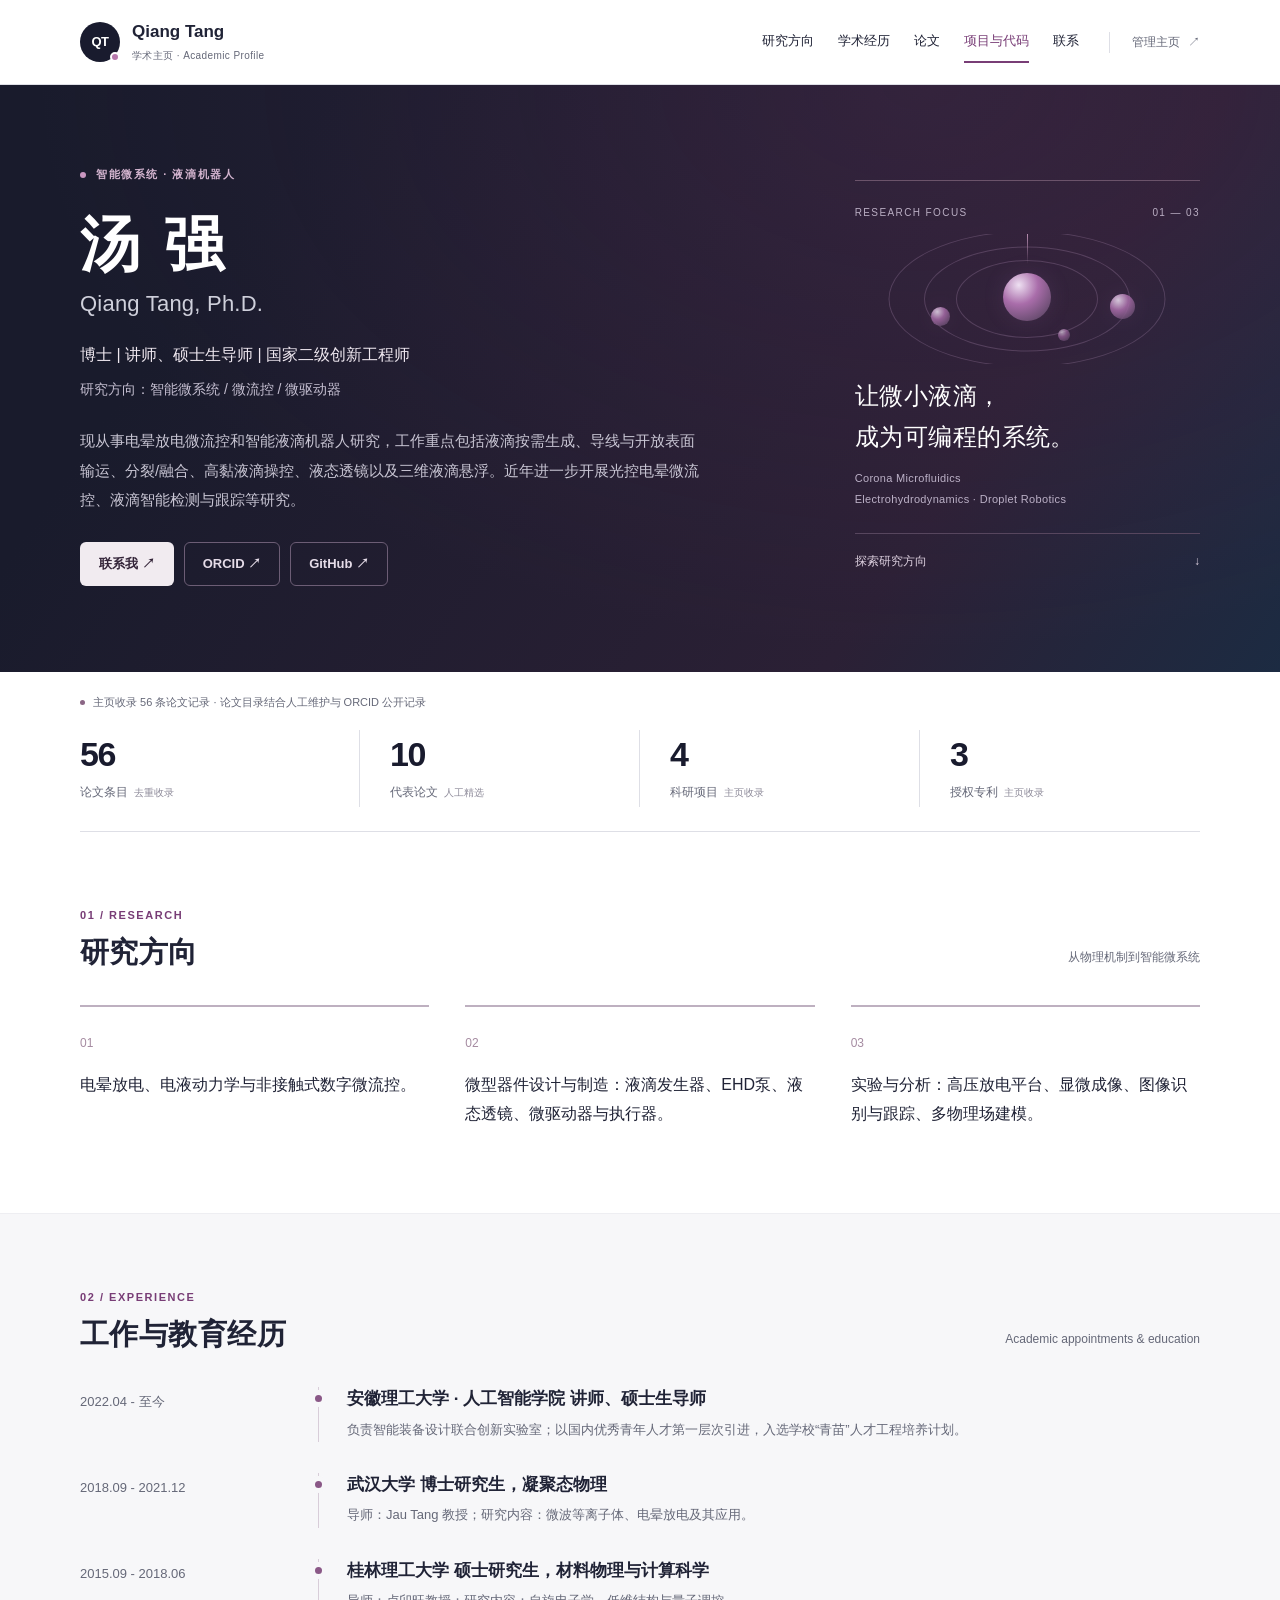
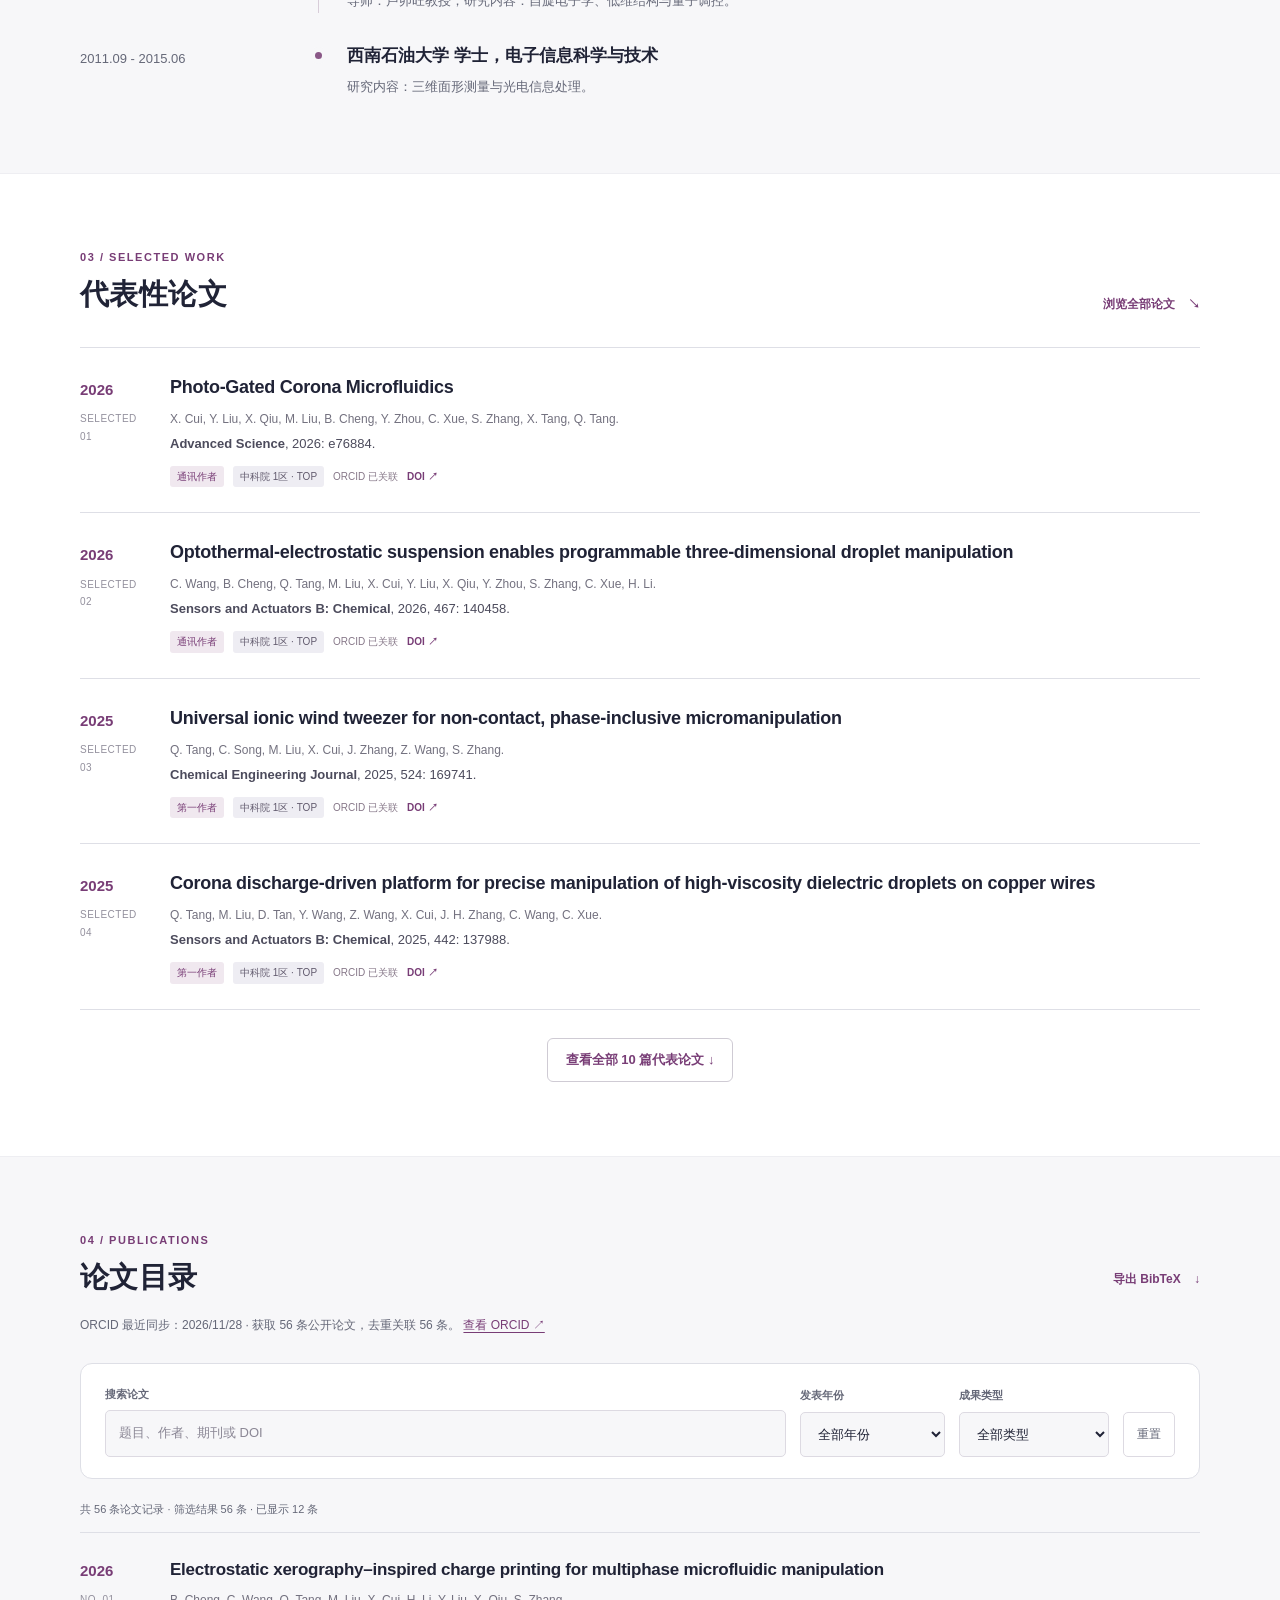
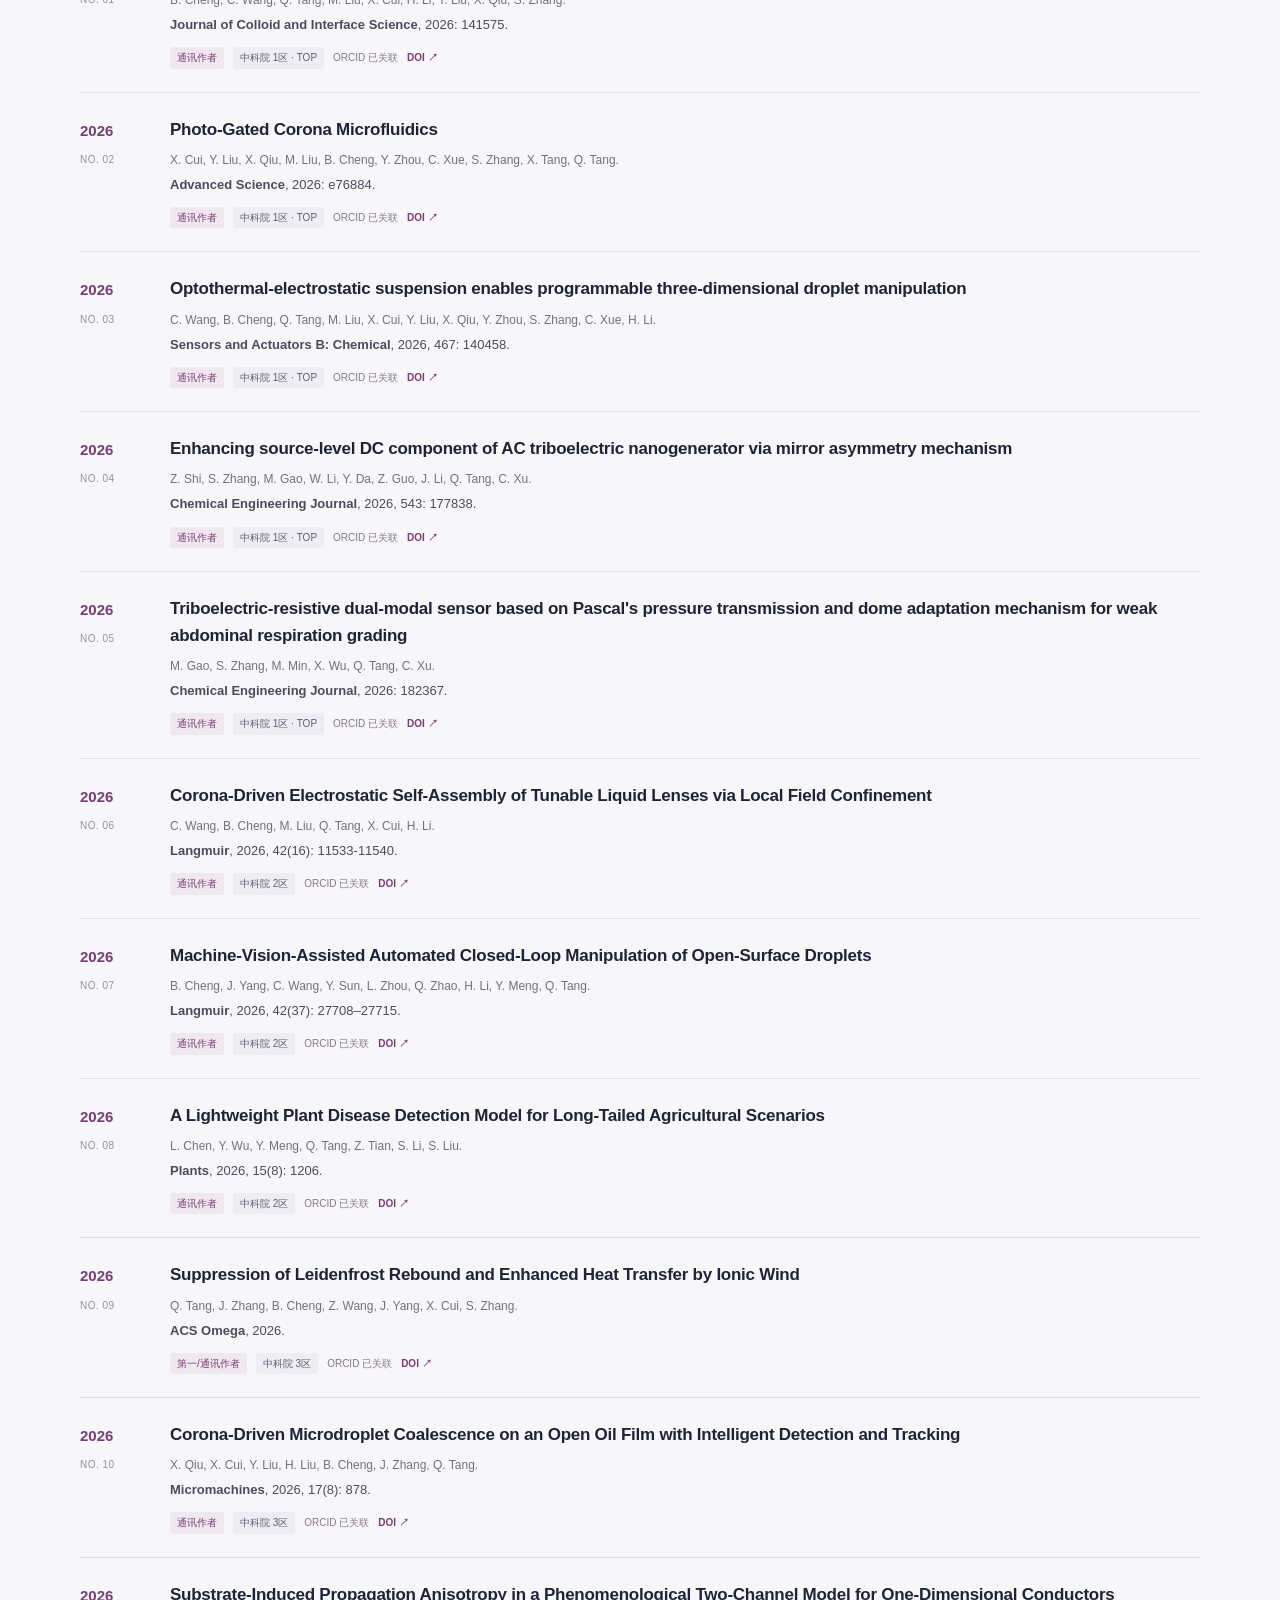
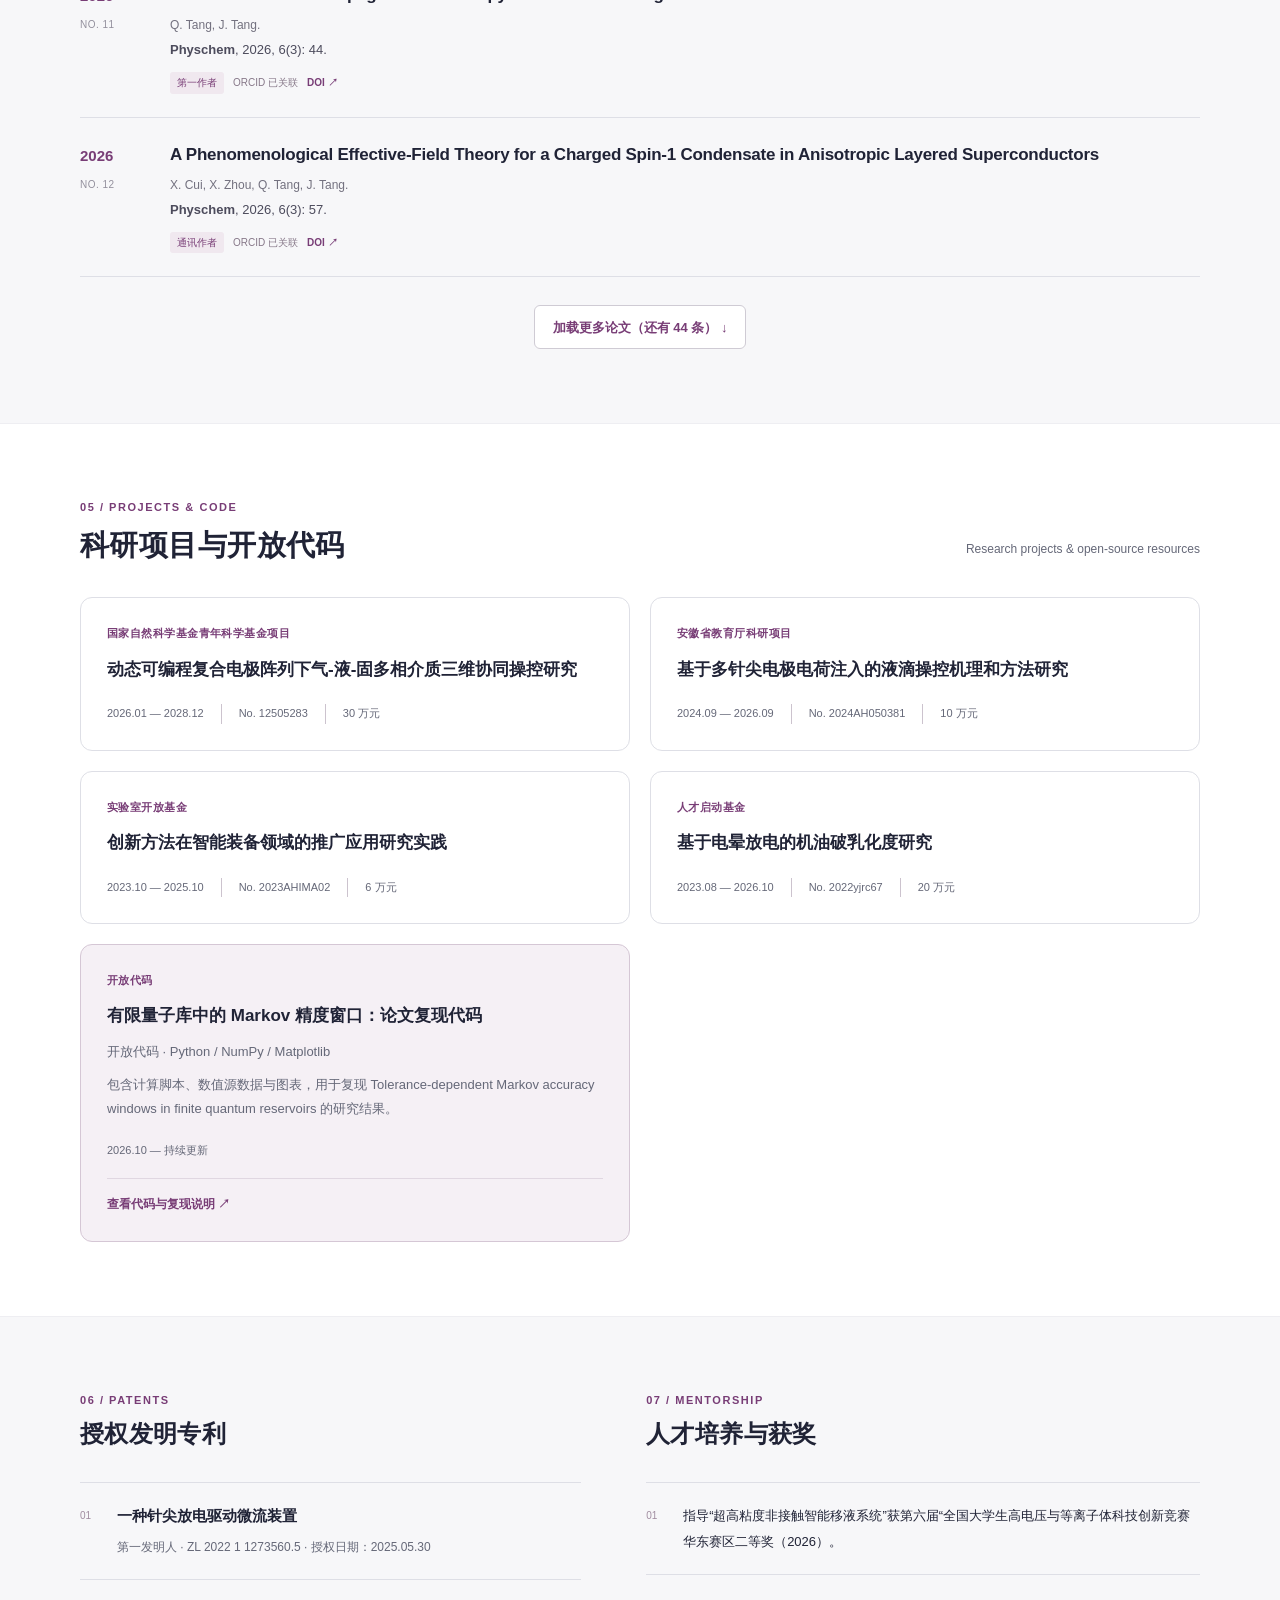
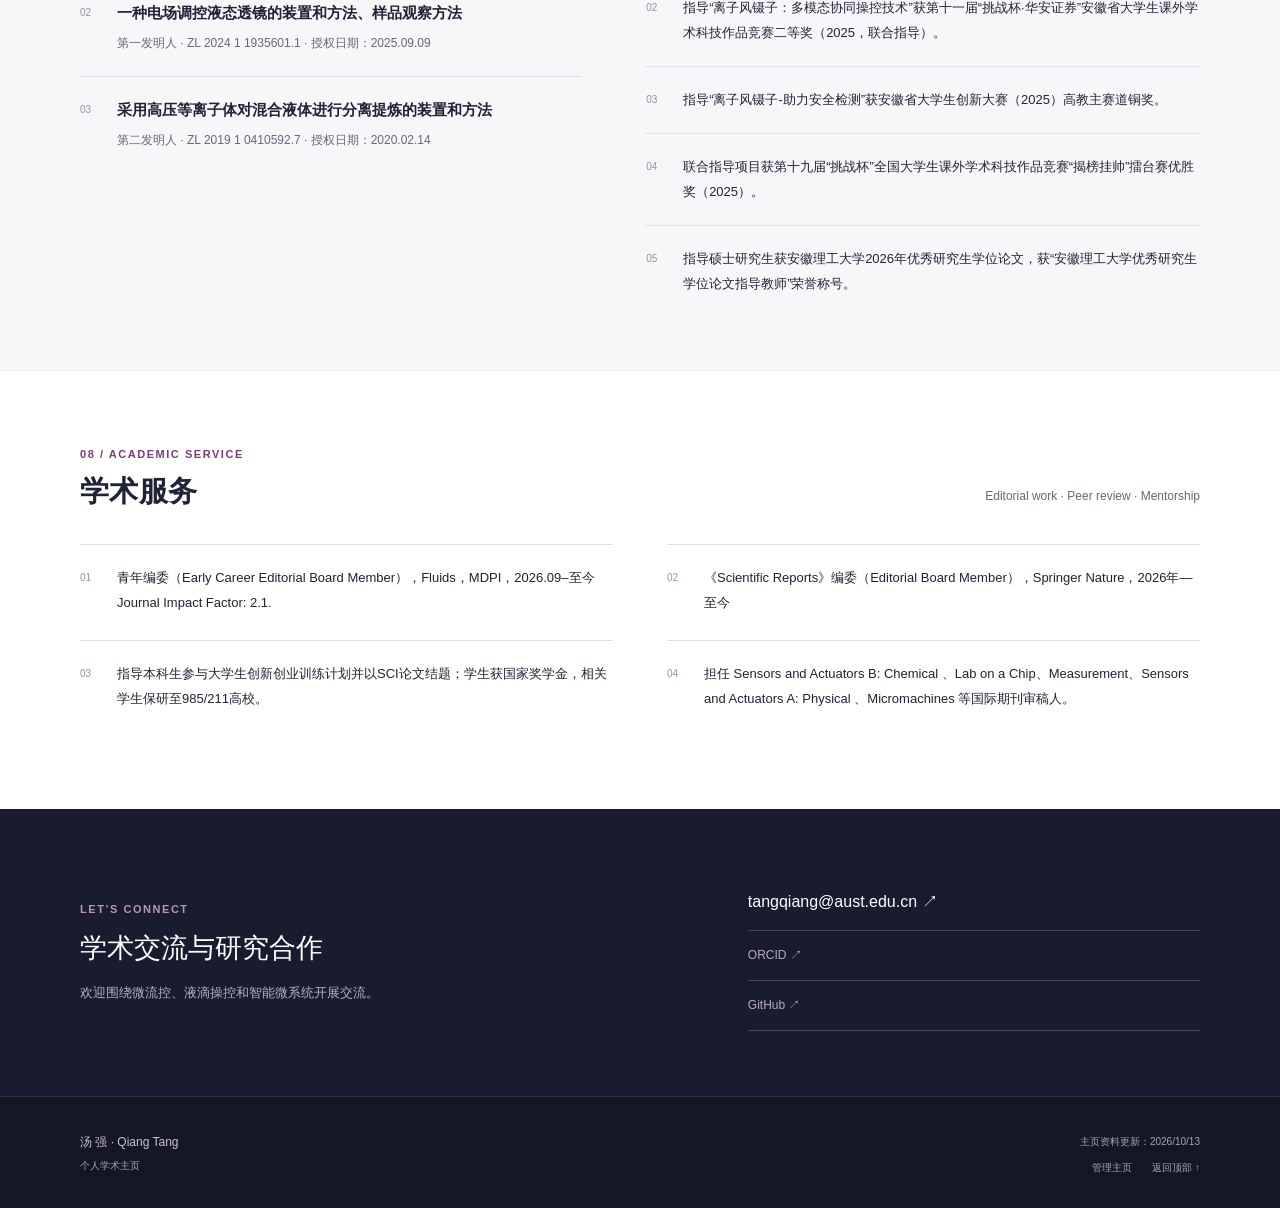
<file: index.html>
<!doctype html>
<html lang="zh-CN">
<head>
  <meta charset="utf-8">
  <meta name="viewport" content="width=device-width, initial-scale=1">
  <meta name="description" content="汤强（Qiang Tang）学术主页：电晕放电微流控、智能液滴机器人与智能微系统。研究论文、科研项目、开放代码及学术经历。">
  <meta name="theme-color" content="#191b2e">
  <title>汤强 · Qiang Tang | 学术主页</title>
  <link rel="stylesheet" href="assets/style.css">
  <script src="assets/app.js" defer></script>
</head>
<body>
  <a class="skip-link" href="#main">跳到主要内容</a>
  <header class="site-header">
    <div class="container header-inner">
      <a class="site-brand" href="#about" aria-label="汤强学术主页">
        <span class="brand-mark" aria-hidden="true">QT<span></span></span>
        <span><strong id="brandName">Qiang Tang</strong><small>学术主页 · Academic Profile</small></span>
      </a>
      <button class="nav-toggle" id="navToggle" type="button" aria-expanded="false" aria-controls="siteNav"><span aria-hidden="true">☰</span> 导航</button>
      <nav class="site-nav" id="siteNav" aria-label="主要导航">
        <a href="#research">研究方向</a>
        <a href="#experience">学术经历</a>
        <a href="#publications">论文</a>
        <a href="#projects">项目与代码</a>
        <a href="#contact">联系</a>
      </nav>
      <a class="admin-link" href="admin.html">管理主页 <span aria-hidden="true">↗</span></a>
    </div>
  </header>

  <main id="main">
    <section class="hero" id="about" aria-labelledby="profileName">
      <div class="container hero-grid">
        <div class="hero-copy">
          <p class="eyebrow"><span></span> 智能微系统 · 液滴机器人</p>
          <h1 id="profileName"><span id="nameCN">汤 强</span><small id="nameEN">Qiang Tang, Ph.D.</small></h1>
          <p class="title-line" id="titleLine">博士 · 讲师、硕士生导师 · 国家二级创新工程师</p>
          <p class="research-line" id="researchDirection">研究方向：智能微系统 / 微流控 / 微驱动器</p>
          <p class="profile-text" id="profileText">现从事电晕放电微流控和智能液滴机器人研究，工作重点包括液滴按需生成、导线与开放表面输运、分裂/融合、高黏液滴操控、液态透镜以及三维液滴悬浮。近年进一步开展光控电晕微流控、液滴智能检测与跟踪等研究。</p>
          <div class="hero-links" id="heroLinks">
            <a class="button light" href="mailto:tangqiang@aust.edu.cn">联系我 <span aria-hidden="true">↗</span></a>
            <a class="button ghost" href="https://orcid.org/0000-0003-0360-5526" target="_blank" rel="noopener noreferrer">ORCID <span aria-hidden="true">↗</span></a>
            <a class="button ghost" href="https://github.com/tomtaylor1992911-lang" target="_blank" rel="noopener noreferrer">GitHub <span aria-hidden="true">↗</span></a>
          </div>
        </div>
        <aside class="research-note" aria-label="核心研究主题">
          <div class="note-heading"><span>RESEARCH FOCUS</span><span aria-hidden="true">01 — 03</span></div>
          <div class="droplet-art" aria-hidden="true"><span class="field field-a"></span><span class="field field-b"></span><span class="field field-c"></span><span class="droplet drop-a"></span><span class="droplet drop-b"></span><span class="droplet drop-c"></span><span class="droplet drop-d"></span><span class="electrode"></span></div>
          <h2>让微小液滴，<br>成为可编程的系统。</h2>
          <p>Corona Microfluidics<br>Electrohydrodynamics · Droplet Robotics</p>
          <a class="note-link" href="#research">探索研究方向 <span aria-hidden="true">↓</span></a>
        </aside>
      </div>
    </section>

    <div class="container status-region" id="dataStatus" role="status" aria-live="polite"><span class="status-dot"></span> 正在加载学术资料…</div>
    <section class="container metrics" id="metrics" aria-label="主页收录概况"></section>

    <section class="section" id="research" aria-labelledby="researchTitle">
      <div class="container">
        <div class="section-heading"><div><p class="eyebrow">01 / RESEARCH</p><h2 id="researchTitle">研究方向</h2></div><p>从物理机制到智能微系统</p></div>
        <div class="research-grid" id="researchList"><p class="empty">正在加载研究方向…</p></div>
      </div>
    </section>

    <section class="section section-soft" id="experience" aria-labelledby="experienceTitle">
      <div class="container">
        <div class="section-heading"><div><p class="eyebrow">02 / EXPERIENCE</p><h2 id="experienceTitle">工作与教育经历</h2></div><p>Academic appointments &amp; education</p></div>
        <div class="timeline" id="educationList"><p class="empty">正在加载学术经历…</p></div>
      </div>
    </section>

    <section class="section" id="selected" aria-labelledby="selectedTitle">
      <div class="container">
        <div class="section-heading"><div><p class="eyebrow">03 / SELECTED WORK</p><h2 id="selectedTitle">代表性论文</h2></div><a class="text-link" href="#publications">浏览全部论文 <span aria-hidden="true">↘</span></a></div>
        <ol class="paper-list selected-papers" id="selectedList"><li class="empty">正在加载代表性论文…</li></ol>
        <div class="list-actions"><button class="button outline" id="selectedMore" type="button" hidden>查看全部代表论文 <span aria-hidden="true">↓</span></button></div>
      </div>
    </section>

    <section class="section section-soft" id="publications" aria-labelledby="publicationsTitle">
      <div class="container">
        <div class="section-heading"><div><p class="eyebrow">04 / PUBLICATIONS</p><h2 id="publicationsTitle">论文目录</h2></div><button class="text-button" id="exportBibtex" type="button" disabled>导出 BibTeX <span aria-hidden="true">↓</span></button></div>
        <p class="sync-info" id="syncInfo">正在读取 ORCID 同步记录…</p>
        <form class="paper-tools" id="paperFilters" role="search" aria-label="检索论文">
          <div class="search-field"><label for="paperSearch">搜索论文</label><input id="paperSearch" type="search" placeholder="题目、作者、期刊或 DOI" autocomplete="off"></div>
          <div><label for="paperYear">发表年份</label><select id="paperYear"><option value="">全部年份</option></select></div>
          <div><label for="paperType">成果类型</label><select id="paperType"><option value="">全部类型</option></select></div>
          <button class="filter-reset" id="resetFilters" type="reset" aria-label="清除所有论文筛选">重置</button>
        </form>
        <p class="paper-count" id="paperCount" role="status" aria-live="polite">正在加载论文…</p>
        <ol class="paper-list" id="publicationList"><li class="empty">正在加载论文目录…</li></ol>
        <div class="list-actions"><button class="button outline" id="showMore" type="button" hidden>加载更多论文 <span aria-hidden="true">↓</span></button></div>
      </div>
    </section>

    <section class="section" id="projects" aria-labelledby="projectsTitle">
      <div class="container">
        <div class="section-heading"><div><p class="eyebrow">05 / PROJECTS &amp; CODE</p><h2 id="projectsTitle">科研项目与开放代码</h2></div><p>Research projects &amp; open-source resources</p></div>
        <div class="project-grid" id="projectList"><p class="empty">正在加载项目…</p></div>
      </div>
    </section>

    <section class="section section-soft" aria-label="专利与人才培养">
      <div class="container achievement-grid">
        <section id="patents" aria-labelledby="patentsTitle"><div class="section-heading compact"><div><p class="eyebrow">06 / PATENTS</p><h2 id="patentsTitle">授权发明专利</h2></div></div><ol class="detail-list" id="patentList"><li class="empty">正在加载专利…</li></ol></section>
        <section id="awards" aria-labelledby="awardsTitle"><div class="section-heading compact"><div><p class="eyebrow">07 / MENTORSHIP</p><h2 id="awardsTitle">人才培养与获奖</h2></div></div><ol class="detail-list" id="awardList"><li class="empty">正在加载获奖记录…</li></ol></section>
      </div>
    </section>

    <section class="section" id="service" aria-labelledby="serviceTitle">
      <div class="container">
        <div class="section-heading"><div><p class="eyebrow">08 / ACADEMIC SERVICE</p><h2 id="serviceTitle">学术服务</h2></div><p>Editorial work · Peer review · Mentorship</p></div>
        <ol class="service-list" id="serviceList"><li class="empty">正在加载学术服务…</li></ol>
      </div>
    </section>

    <section class="contact-section" id="contact" aria-labelledby="contactTitle">
      <div class="container contact-grid"><div><p class="eyebrow">LET’S CONNECT</p><h2 id="contactTitle">学术交流与研究合作</h2><p>欢迎围绕微流控、液滴操控和智能微系统开展交流。</p></div><div class="contact-links" id="contactLinks"><a href="mailto:tangqiang@aust.edu.cn">tangqiang@aust.edu.cn <span aria-hidden="true">↗</span></a></div></div>
    </section>
  </main>

  <footer class="site-footer"><div class="container footer-inner"><div><strong id="footerName">汤强 · Qiang Tang</strong><p>个人学术主页</p></div><div class="footer-meta"><p id="updatedAt">资料载入中…</p><a href="admin.html">管理主页</a><a href="#about">返回顶部 ↑</a></div></div></footer>
  <noscript><div class="noscript-message">请启用 JavaScript 以查看完整论文、项目和学术经历。您也可以通过 <a href="https://orcid.org/0000-0003-0360-5526">ORCID</a> 查看公开论文，或访问 <a href="data/site.json">主页资料文件</a>。</div></noscript>
</body>
</html>
</file>
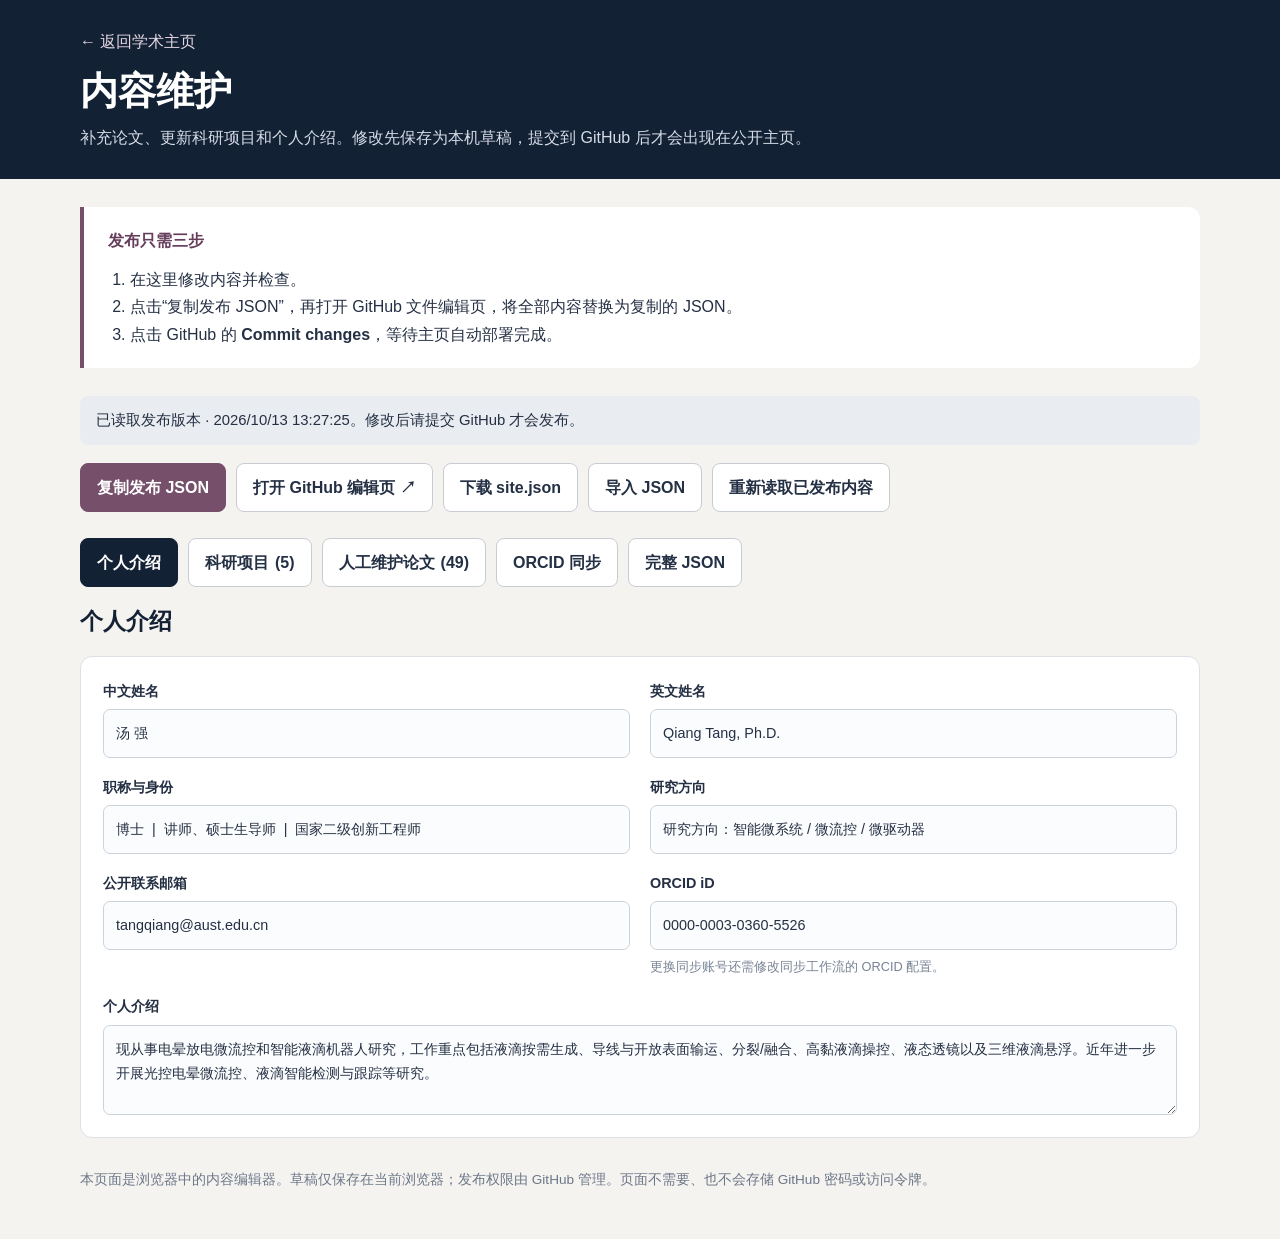
<file: admin.html>
<!doctype html>
<html lang="zh-CN">
<head>
  <meta charset="utf-8">
  <meta name="viewport" content="width=device-width, initial-scale=1">
  <meta name="robots" content="noindex, nofollow">
  <meta name="theme-color" content="#132135">
  <title>内容维护 · 汤强学术主页</title>
  <link rel="stylesheet" href="assets/style.css">
  <style>
    body.admin-page { margin:0; background:#f5f3f0; color:#253044; font-family:Inter,"Noto Sans SC","Microsoft YaHei",sans-serif; line-height:1.7; }
    .admin-shell { width:min(1120px,calc(100% - 40px)); margin:auto; }
    .admin-top { background:#132135; color:#fff; padding:28px 0; }
    .admin-top a { color:#e6d8e3; text-decoration:none; }
    .admin-top h1 { color:#fff; margin:10px 0 6px; font-size:clamp(1.7rem,4vw,2.35rem); }
    .admin-top p { margin:0; max-width:780px; color:#d5dce5; }
    .admin-notice { margin:28px 0; border-left:4px solid #76506b; background:#fff; padding:20px 24px; border-radius:0 12px 12px 0; }
    .admin-notice strong { color:#653e5b; }
    .admin-notice ol { margin:12px 0 0; padding-left:22px; }
    .admin-toolbar { display:flex; gap:10px; flex-wrap:wrap; margin:18px 0; }
    .admin-page button,.admin-page .admin-button { border:1px solid #c8ccd3; background:#fff; color:#243044; padding:10px 16px; border-radius:8px; font:inherit; font-weight:600; cursor:pointer; text-decoration:none; display:inline-flex; align-items:center; justify-content:center; gap:6px; min-height:44px; }
    .admin-page button.primary,.admin-page .admin-button.primary { background:#76506b; color:#fff; border-color:#76506b; }
    .admin-page button:hover,.admin-page .admin-button:hover { filter:brightness(.96); }
    .admin-page button:disabled { opacity:.5; cursor:wait; }
    .admin-page button:focus-visible,.admin-page a:focus-visible { outline:3px solid #b97ca6; outline-offset:3px; }
    .admin-page .danger { color:#9c3044; }
    .admin-status { min-height:28px; padding:12px 16px; margin:16px 0; border-radius:8px; background:#e9edf1; font-size:.93rem; overflow-wrap:anywhere; }
    .admin-status[data-kind="error"] { background:#f9e9ed; color:#9c3044; }
    .admin-status[data-kind="success"] { background:#e6f1e9; color:#286543; }
    .admin-status[data-kind="warning"] { background:#fff1d7; color:#79511b; }
    .admin-draft { padding:16px; border:1px solid #dac3a1; border-radius:10px; background:#fff6e8; margin:16px 0; }
    .admin-draft p { margin:0 0 10px; }
    .admin-tabs { display:flex; gap:10px; flex-wrap:wrap; margin:26px 0 18px; }
    .admin-tabs button[aria-selected="true"] { background:#132135; color:#fff; border-color:#132135; }
    .admin-panel { margin-bottom:30px; }
    .admin-section-head { display:flex; align-items:center; justify-content:space-between; gap:20px; margin-bottom:18px; }
    .admin-section-head h2 { margin:0; font-size:1.45rem; color:#132135; }
    .admin-help { margin:8px 0 18px; color:#637086; font-size:.92rem; }
    .admin-card { background:#fff; border:1px solid #dce0e5; border-radius:12px; padding:22px; margin-bottom:14px; }
    .admin-card summary { cursor:pointer; display:flex; align-items:center; justify-content:space-between; gap:18px; font-weight:650; color:#243044; }
    .admin-card summary span:first-child { min-width:0; overflow-wrap:anywhere; }
    .admin-card summary span:last-child { flex:none; color:#7c6476; font-size:.85rem; }
    .admin-grid { display:grid; grid-template-columns:repeat(2,minmax(0,1fr)); gap:17px 20px; margin-top:16px; }
    .admin-field { display:flex; flex-direction:column; gap:6px; font-size:.9rem; font-weight:600; }
    .admin-field.wide { grid-column:1/-1; }
    .admin-field input,.admin-field textarea,.admin-field select,.admin-json { width:100%; box-sizing:border-box; padding:11px 12px; border:1px solid #cdd3dc; border-radius:7px; background:#fbfcfd; color:#243044; font:inherit; font-weight:400; }
    .admin-field input:focus,.admin-field textarea:focus,.admin-field select:focus,.admin-json:focus { border-color:#76506b; outline:2px solid #ece2e9; }
    .admin-field textarea { min-height:90px; resize:vertical; }
    .admin-field .field-help { color:#788394; font-size:.8rem; font-weight:400; }
    .admin-card-actions { display:flex; justify-content:flex-end; margin-top:18px; }
    .admin-search { width:min(100%,500px); padding:11px 13px; border:1px solid #cdd3dc; border-radius:8px; background:#fff; font:inherit; margin-bottom:18px; box-sizing:border-box; }
    .admin-json { min-height:390px; resize:vertical; font-family:ui-monospace,SFMono-Regular,Consolas,monospace; font-size:.83rem; line-height:1.6; }
    .admin-sync { display:grid; grid-template-columns:repeat(2,minmax(0,1fr)); gap:18px; }
    .admin-sync h3 { color:#132135; margin-top:0; }
    .admin-footer { color:#6c7788; font-size:.85rem; margin:28px 0 48px; }
    .admin-page [hidden] { display:none !important; }
    @media(max-width:700px) { .admin-shell { width:calc(100% - 28px); } .admin-grid,.admin-sync { grid-template-columns:1fr; } .admin-section-head { align-items:flex-start; } .admin-card { padding:17px; } .admin-toolbar { gap:8px; } .admin-toolbar button,.admin-toolbar .admin-button { flex-grow:1; } }
  </style>
</head>
<body class="admin-page">
  <header class="admin-top"><div class="admin-shell">
    <a href="./">← 返回学术主页</a>
    <h1>内容维护</h1>
    <p>补充论文、更新科研项目和个人介绍。修改先保存为本机草稿，提交到 GitHub 后才会出现在公开主页。</p>
  </div></header>
  <main class="admin-shell">
    <div class="admin-notice">
      <strong>发布只需三步</strong>
      <ol><li>在这里修改内容并检查。</li><li>点击“复制发布 JSON”，再打开 GitHub 文件编辑页，将全部内容替换为复制的 JSON。</li><li>点击 GitHub 的 <b>Commit changes</b>，等待主页自动部署完成。</li></ol>
    </div>
    <div id="admin-status" class="admin-status" role="status" aria-live="polite">正在读取已发布内容…</div>
    <div id="draft-banner" class="admin-draft" hidden>
      <p id="draft-message"></p>
      <button id="restore-draft" type="button">恢复本机草稿</button>
      <button id="discard-draft" type="button">删除本机草稿</button>
    </div>
    <div class="admin-toolbar">
      <button id="copy-json" type="button" class="primary" disabled>复制发布 JSON</button>
      <a id="github-edit" class="admin-button" href="https://github.com/tomtaylor1992911-lang/tomtaylor1992911-lang.github.io/edit/main/data/site.json" target="_blank" rel="noopener noreferrer">打开 GitHub 编辑页 ↗</a>
      <button id="download-json" type="button" disabled>下载 site.json</button>
      <button id="import-file" type="button">导入 JSON</button>
      <input id="json-file" type="file" accept="application/json,.json" hidden>
      <button id="reload-published" type="button">重新读取已发布内容</button>
    </div>
    <nav class="admin-tabs" aria-label="编辑内容">
      <button type="button" data-tab="profile" aria-selected="true">个人介绍</button>
      <button type="button" data-tab="projects" aria-selected="false">科研项目 <span id="project-count"></span></button>
      <button type="button" data-tab="publications" aria-selected="false">人工维护论文 <span id="publication-count"></span></button>
      <button type="button" data-tab="sync" aria-selected="false">ORCID 同步</button>
      <button type="button" data-tab="json" aria-selected="false">完整 JSON</button>
    </nav>
    <section id="panel-profile" class="admin-panel"><div class="admin-section-head"><h2>个人介绍</h2></div><div id="profile-form" class="admin-card admin-grid"></div></section>
    <section id="panel-projects" class="admin-panel" hidden>
      <div class="admin-section-head"><h2>科研项目</h2><button id="add-project" type="button" class="primary">＋ 新增项目</button></div>
      <p class="admin-help">可持续补充科研项目或开放代码，填写简介和项目链接，修改经费、时间和项目状态。展示文字可自由调整。</p>
      <div id="project-list"></div>
    </section>
    <section id="panel-publications" class="admin-panel" hidden>
      <div class="admin-section-head"><h2>人工维护论文</h2><button id="add-publication" type="button" class="primary">＋ 新增论文</button></div>
      <p class="admin-help">这些条目优先于 ORCID 自动数据。同一 DOI 只展示一次；作者身份、代表作标记和期刊信息可在这里补充。</p>
      <label for="publication-search" class="admin-help">查找论文</label><br>
      <input id="publication-search" class="admin-search" type="search" placeholder="输入标题、作者、期刊、年份或 DOI">
      <div id="publication-list"></div>
    </section>
    <section id="panel-sync" class="admin-panel" hidden>
      <div class="admin-section-head"><h2>ORCID 同步</h2></div>
      <div class="admin-sync">
        <div class="admin-card"><h3>自动获取公开论文</h3><p id="sync-description">每日北京时间上午 10:23，从 ORCID 读取公开成果。</p><p>同步结果保存在独立文件中，个人介绍、科研项目和人工论文保持由你维护。ORCID 变更不会覆盖这些内容。</p><a id="orcid-link" class="admin-button" href="https://orcid.org/0000-0003-0360-5526" target="_blank" rel="noopener noreferrer">查看我的 ORCID ↗</a></div>
        <div class="admin-card"><h3>需要立即更新时</h3><p>打开仓库 Actions，选择 ORCID 同步工作流，点击 <b>Run workflow</b>。同步完成后，主页会自动部署。</p><a id="actions-link" class="admin-button primary" href="https://github.com/tomtaylor1992911-lang/tomtaylor1992911-lang.github.io/actions" target="_blank" rel="noopener noreferrer">打开同步工作流 ↗</a><p class="admin-help">自动任务可能延迟。公开仓库连续 60 天无活动时，GitHub 可能停用定时任务，可在 Actions 中重新启用。</p></div>
      </div>
    </section>
    <section id="panel-json" class="admin-panel" hidden>
      <div class="admin-section-head"><h2>完整 JSON</h2><button id="apply-json" type="button">应用 JSON 到草稿</button></div>
      <p class="admin-help">可以在这里编辑教育经历、研究方向、奖项、专利和学术服务等其余栏目。应用时会检查格式；请保留不需要修改的字段。</p>
      <label for="json-editor" class="admin-help">完整主页数据</label>
      <textarea id="json-editor" class="admin-json" spellcheck="false" aria-label="完整主页 JSON 数据"></textarea>
    </section>
    <p class="admin-footer">本页面是浏览器中的内容编辑器。草稿仅保存在当前浏览器；发布权限由 GitHub 管理。页面不需要、也不会存储 GitHub 密码或访问令牌。</p>
    <noscript>请启用 JavaScript，或直接在 GitHub 编辑 data/site.json 文件。</noscript>
  </main>
  <script src="assets/admin.js" defer></script>
</body>
</html>
</file>
<file: assets/style.css>
:root{--ink:#202336;--muted:#656878;--plum:#783d76;--plum-soft:#f0e8ef;--navy:#191b2e;--line:#dedfe6;--soft:#f7f7f9;--white:#fff;--max:1120px;--radius:12px;color-scheme:light}
*{box-sizing:border-box}html{scroll-behavior:smooth;scroll-padding-top:100px}body{margin:0;background:var(--white);color:var(--ink);font-family:-apple-system,BlinkMacSystemFont,"Segoe UI","PingFang SC","Microsoft YaHei",sans-serif;font-size:16px;line-height:1.75}h1,h2,h3,p{margin:0}h1,h2,h3{line-height:1.4}a{color:inherit;text-decoration:none}button,input,select{font:inherit}button{cursor:pointer}a,button,input,select{-webkit-tap-highlight-color:transparent}a:focus-visible,button:focus-visible,input:focus-visible,select:focus-visible{outline:3px solid #98588f;outline-offset:4px}a:hover{color:var(--plum)}button:disabled{opacity:.5;cursor:default}[hidden]{display:none!important}.container{width:min(var(--max),calc(100% - 64px));margin-inline:auto}.skip-link{position:fixed;top:-100px;left:16px;z-index:100;background:white;color:var(--navy);padding:12px 18px;border:2px solid var(--plum)}.skip-link:focus{top:10px}.site-header{position:sticky;top:0;z-index:30;background:rgba(255,255,255,.96);border-bottom:1px solid var(--line);backdrop-filter:blur(12px)}.header-inner{height:84px;display:flex;align-items:center;gap:30px}.site-brand{display:flex;align-items:center;gap:12px;margin-right:auto;flex-shrink:0}.brand-mark{position:relative;width:40px;height:40px;display:grid;place-items:center;background:var(--navy);color:white;border-radius:50%;font-size:13px;font-weight:700;letter-spacing:-.04em}.brand-mark span{position:absolute;right:0;bottom:0;width:10px;height:10px;border-radius:50%;background:#b778ad;border:2px solid white}.site-brand strong{display:block;font-size:17px;line-height:1.4}.site-brand small{display:block;font-size:10px;color:var(--muted);letter-spacing:.04em;margin-top:3px}.site-nav{display:flex;align-items:center;gap:24px}.site-nav a{font-size:13px;white-space:nowrap;font-weight:500;padding:9px 0;border-bottom:2px solid transparent}.site-nav a:hover,.site-nav a.active{border-color:var(--plum);color:var(--plum)}.admin-link{font-size:12px;color:var(--muted);border-left:1px solid var(--line);padding-left:22px;white-space:nowrap}.admin-link span{padding-left:5px}.nav-toggle{display:none;border:1px solid var(--line);background:white;border-radius:6px;padding:6px 10px;font-size:13px;color:var(--ink)}
.hero{position:relative;overflow:hidden;color:white;background:radial-gradient(ellipse at 72% 0,rgba(104,51,97,.22),transparent 68%),linear-gradient(125deg,#191b2c 20%,#2b2035 73%,#1c2b42);padding:80px 0 86px}.hero-grid{display:grid;grid-template-columns:minmax(0,1.6fr) minmax(290px,.8fr);gap:84px;align-items:center}.eyebrow{color:var(--plum);font-size:11px;font-weight:700;letter-spacing:.14em;text-transform:uppercase}.hero .eyebrow{color:#d4b5d0;display:flex;align-items:center;gap:10px}.hero .eyebrow>span{height:6px;width:6px;border-radius:50%;background:#c996c0}.hero h1{margin:27px 0 24px;font-size:60px;line-height:1.13;letter-spacing:.06em}.hero h1 small{display:block;font-size:22px;letter-spacing:.01em;font-weight:400;color:#cfd0db;margin-top:13px}.title-line{font-size:16px;color:#efe8f0}.research-line{font-size:14px;margin-top:8px;color:#c4bed0}.profile-text{font-size:15px;color:#c9c6d4;line-height:1.95;margin-top:25px;max-width:620px}.hero-links{display:flex;gap:10px;flex-wrap:wrap;margin-top:28px}.button{display:inline-flex;align-items:center;justify-content:center;gap:18px;min-height:44px;padding:10px 18px;border:1px solid transparent;border-radius:6px;line-height:1.5;font-size:13px;font-weight:600;transition:background .15s,border-color .15s}.button.light{background:#f1ebf0;color:#342539}.button.light:hover{background:white}.button.ghost{border-color:#6c5d75;background:transparent;color:#e5dce8}.button.ghost:hover{background:rgba(255,255,255,.09);border-color:#b3a0bc}.button.outline{background:white;border-color:#cfcbd4;color:var(--plum)}.button.outline:hover{background:var(--plum-soft);border-color:#b193ad}.research-note{padding:23px 0 0;border-top:1px solid #6b536a}.note-heading{display:flex;justify-content:space-between;font-size:10px;color:#baaec3;letter-spacing:.14em}.research-note h2{font-size:24px;line-height:1.7;font-weight:500;letter-spacing:.02em;margin-top:12px}.research-note>p{font-size:11px;line-height:1.9;letter-spacing:.03em;color:#bcb1c7;margin-top:10px}.note-link{display:flex;justify-content:space-between;align-items:center;color:#ded1e0;border-top:1px solid #57465e;padding-top:17px;margin-top:23px;font-size:12px}.note-link:hover{color:white}.droplet-art{height:130px;position:relative;overflow:hidden;margin-top:13px}.field{position:absolute;border:1px solid rgba(204,163,209,.23);border-radius:50%;left:50%;top:50%;transform:translate(-50%,-50%)}.field-a{width:142px;height:78px}.field-b{width:206px;height:105px}.field-c{width:277px;height:136px}.droplet{position:absolute;border-radius:50%;background:radial-gradient(circle at 33% 25%,#eee0f2,#a96daa 40%,#584461 90%);box-shadow:0 0 22px rgba(171,112,181,.14)}.drop-a{left:43%;top:30%;width:48px;height:48px}.drop-b{left:22%;top:56%;width:19px;height:19px;opacity:.82}.drop-c{left:74%;top:46%;width:25px;height:25px;opacity:.86}.drop-d{left:59%;top:73%;width:12px;height:12px;opacity:.65}.electrode{position:absolute;top:0;left:50%;height:30px;width:1px;background:linear-gradient(#b68caf,transparent)}
.status-region{padding:18px 0 16px;min-height:58px;font-size:11px;color:var(--muted);display:flex;align-items:center;flex-wrap:wrap;gap:8px}.status-dot{height:5px;width:5px;border-radius:50%;background:#8b6685;flex:none}.status-region.error{color:#9f3636}.status-region .retry{background:white;border:1px solid #d9b8b8;color:#923232;border-radius:4px;padding:3px 10px;margin-left:4px;font-size:12px}.metrics{display:grid;grid-template-columns:repeat(4,1fr);border-bottom:1px solid var(--line);padding-bottom:24px}.metric{padding:4px 30px;border-right:1px solid var(--line)}.metric:first-child{padding-left:0}.metric:last-child{border:none}.metric-number{font-size:34px;line-height:1.2;letter-spacing:-.04em;font-weight:650;color:var(--navy)}.metric-label{font-size:12px;color:var(--muted);margin-top:7px}.metric-label span{font-size:10px;color:#8d8a99;margin-left:6px}
.section{padding:74px 0}.section-soft{background:var(--soft);border-top:1px solid #eeeeF2;border-bottom:1px solid #eeeef2}.section-heading{display:flex;justify-content:space-between;align-items:flex-end;gap:30px;margin-bottom:32px}.section-heading h2{font-size:29px;letter-spacing:.015em;font-weight:650;margin-top:7px}.section-heading>p{font-size:12px;color:var(--muted);padding-bottom:5px}.section-heading.compact h2{font-size:24px}.text-link,.text-button{font-size:12px;font-weight:600;color:var(--plum)}.text-button{border:none;background:none;padding:7px 0}.text-link span,.text-button span{margin-left:10px}.text-link:hover,.text-button:hover{color:#472f5a}.research-grid{display:grid;grid-template-columns:repeat(3,1fr);gap:36px}.research-item{padding:21px 0 10px;border-top:2px solid #beb0c0}.research-number{color:#a58ba1;font-size:12px;font-weight:500}.research-item p{font-size:16px;line-height:1.85;margin-top:14px}.timeline{display:flex;flex-direction:column}.timeline-item{display:grid;grid-template-columns:200px 1fr;position:relative;gap:38px;padding:0 0 31px}.timeline-date{font-size:13px;color:var(--muted);padding-top:4px}.timeline-content{position:relative;padding-left:28px;border-left:1px solid #d8cdd9}.timeline-content:before{content:"";position:absolute;top:8px;left:-4px;width:7px;height:7px;border-radius:50%;background:#8a5887;box-shadow:0 0 0 5px var(--soft)}.timeline-content h3{font-size:17px;font-weight:600}.timeline-content p{color:var(--muted);font-size:13px;line-height:1.85;margin-top:7px}.timeline-item:last-child{padding-bottom:0}.timeline-item:last-child .timeline-content{border-color:transparent}
.paper-list{list-style:none;margin:0;padding:0}.paper-item{position:relative;display:grid;grid-template-columns:70px 1fr;gap:20px;border-top:1px solid var(--line);padding:23px 0}.paper-item:last-child{border-bottom:1px solid var(--line)}.paper-year{font-size:15px;font-weight:600;color:var(--plum);padding-top:2px}.paper-index{display:block;font-size:10px;color:#93909d;letter-spacing:.05em;font-weight:400;margin-top:7px}.paper-content{min-width:0}.paper-content h3{font-size:17px;line-height:1.6;font-weight:600;letter-spacing:-.015em;overflow-wrap:anywhere}.paper-content h3 a:hover{text-decoration:underline;text-underline-offset:4px}.paper-authors{font-size:12px;line-height:1.75;color:#73717f;margin-top:7px;overflow-wrap:anywhere}.paper-journal{font-size:13px;color:#4c4b5c;margin-top:3px;line-height:1.7;overflow-wrap:anywhere}.paper-journal strong{font-weight:600}.paper-tags{display:flex;gap:9px;align-items:center;flex-wrap:wrap;margin-top:11px;font-size:10px;line-height:1.55}.paper-tag{padding:3px 7px;background:#eeedf3;color:#625b6e;border-radius:3px}.paper-tag.role{background:var(--plum-soft);color:var(--plum)}.paper-source{color:#867788;font-size:10px}.paper-link{color:var(--plum);font-weight:600;padding:3px 0}.paper-link:hover{text-decoration:underline;text-underline-offset:3px}.selected-papers .paper-item{padding:25px 0}.selected-papers .paper-content h3{font-size:18px}.selected-papers .paper-year{padding-top:4px}.list-actions{margin-top:28px;text-align:center}.sync-info{font-size:12px;color:var(--muted);line-height:1.85;margin-top:-15px;margin-bottom:26px}.sync-info a{color:var(--plum);text-decoration:underline;text-underline-offset:3px}.paper-tools{display:grid;grid-template-columns:minmax(180px,1fr) 145px 150px auto;gap:14px;align-items:end;padding:21px 24px;background:white;border:1px solid var(--line);border-radius:var(--radius);margin-bottom:21px}.paper-tools label{display:block;font-size:11px;color:var(--muted);font-weight:600;margin-bottom:6px}.paper-tools input,.paper-tools select{background:var(--soft);color:var(--ink);border:1px solid #dddae2;border-radius:5px;padding:11px 13px;min-height:45px;width:100%;font-size:13px}.paper-tools input::placeholder{color:#8b8795}.filter-reset{border:1px solid #dddae2;border-radius:5px;background:white;font-size:12px;color:var(--muted);min-height:45px;padding:10px 13px}.filter-reset:hover{border-color:#ac8fa8;color:var(--plum)}.paper-count{font-size:11px;color:var(--muted);margin-bottom:13px}.empty{font-size:14px;color:var(--muted);padding:26px 20px;line-height:1.8;text-align:center;border:1px dashed #cfccd6;list-style:none;width:100%;grid-column:1/-1}.empty button{margin:12px auto 0;display:block}.empty-hint{display:block;font-size:12px;margin-top:5px}
.project-grid{display:grid;grid-template-columns:repeat(2,1fr);gap:20px}.project-item{padding:26px;border:1px solid var(--line);border-radius:var(--radius);display:flex;flex-direction:column}.project-item.code{background:#f5f0f5;border-color:#d5c7d5}.project-category{font-size:11px;color:var(--plum);font-weight:600;letter-spacing:.04em;margin-bottom:12px}.project-item h3{font-size:17px;font-weight:600;line-height:1.7}.project-description{font-size:13px;line-height:1.85;color:var(--muted);margin-top:9px}.project-meta{font-size:11px;color:var(--muted);display:flex;flex-wrap:wrap;gap:9px 17px;margin-top:20px}.project-meta span+span{border-left:1px solid #ccc3ce;padding-left:17px}.project-link{color:var(--plum);font-size:12px;font-weight:600;margin-top:17px;padding-top:15px;border-top:1px solid #e0d7e1;display:flex;align-items:center;justify-content:space-between}.project-link:hover{color:#342a46}.achievement-grid{display:grid;grid-template-columns:.95fr 1.05fr;gap:65px}.detail-list,.service-list{list-style:none;margin:0;padding:0}.detail-item{display:grid;grid-template-columns:25px 1fr;gap:12px;border-top:1px solid var(--line);padding:20px 0;font-size:13px;line-height:1.95}.detail-item:last-child{padding-bottom:0}.detail-number{font-size:10px;color:#a18da0;line-height:2.6}.detail-item h3{font-size:15px;font-weight:600;line-height:1.75}.detail-meta{font-size:12px;color:var(--muted);margin-top:6px;overflow-wrap:anywhere}.service-list{display:grid;grid-template-columns:1fr 1fr;gap:0 54px}.service-list .detail-item{padding:20px 0 24px}.contact-section{color:white;background:var(--navy);padding:65px 0}.contact-grid{display:grid;grid-template-columns:1.3fr 1fr;gap:80px;align-items:center}.contact-section .eyebrow{color:#bb95b7}.contact-section h2{font-size:27px;font-weight:500;margin-top:10px}.contact-section p:not(.eyebrow){color:#b4b2c3;font-size:13px;line-height:1.85;margin-top:14px}.contact-links{display:flex;flex-direction:column}.contact-links a{display:flex;align-items:center;justify-content:space-between;gap:22px;padding:14px 0;border-bottom:1px solid #47445b;font-size:16px;overflow-wrap:anywhere}.contact-links a:hover{color:#d5b6d1}.contact-links a.secondary{font-size:12px;color:#b8acc1}.site-footer{padding:32px 0;background:#141624;color:#a7a5b8;border-top:1px solid #343044}.footer-inner{display:flex;justify-content:space-between;gap:24px;align-items:center;font-size:10px}.footer-inner strong{font-size:12px;color:#cbc4d2;font-weight:500}.footer-inner p{margin-top:4px}.footer-meta{text-align:right}.footer-meta a{display:inline-block;margin-left:20px;margin-top:8px}.footer-meta a:hover{color:white}.noscript-message{padding:25px;background:#fff5e2;border-top:1px solid #ccb98c;font-size:14px}.noscript-message a{text-decoration:underline}
@media(min-width:1500px){.hero{padding:91px 0 97px}.hero-grid{gap:100px}}
@media(max-width:1100px){.header-inner{gap:22px}.site-nav{gap:17px}.site-nav a{font-size:12px}.admin-link{padding-left:17px;font-size:11px}.hero-grid{gap:50px;grid-template-columns:minmax(0,1.5fr) minmax(270px,.8fr)}.hero h1{font-size:52px}.contact-grid{gap:45px}.achievement-grid{gap:45px}}
@media(max-width:900px){.header-inner{height:76px;position:relative;gap:20px}.nav-toggle{display:flex;gap:7px;align-items:center}.site-nav{display:none;position:absolute;left:-32px;right:-32px;top:76px;background:white;box-shadow:0 10px 18px rgba(30,20,45,.09);border-top:1px solid var(--line);padding:14px 32px;flex-wrap:wrap;gap:8px 24px}.site-nav.open{display:flex}.site-nav a{padding:10px 0;font-size:14px}.hero{padding:60px 0 62px}.hero-grid{grid-template-columns:1fr;gap:35px}.hero-copy{max-width:680px}.hero h1{font-size:52px}.research-note{display:none}.research-grid{gap:23px}.research-item p{font-size:14px}.metrics .metric{padding-right:14px;padding-left:24px}.metric:first-child{padding-left:0}.metric-label span{display:block;margin-left:0}.timeline-item{grid-template-columns:155px 1fr;gap:20px}.section{padding:60px 0}.achievement-grid{grid-template-columns:1fr;gap:50px}.paper-tools{grid-template-columns:1fr 130px 130px;gap:12px}.filter-reset{grid-column:3;min-height:32px;padding:5px 12px;justify-self:end}.search-field{grid-column:1/-1}.paper-tools>div:nth-child(2){grid-column:1}.project-grid{gap:17px}.contact-grid{grid-template-columns:1fr;gap:30px}.contact-links{max-width:620px;width:100%}.contact-section{padding:50px 0}.service-list{gap:0 35px}}
@media(max-width:600px){.container{width:calc(100% - 36px)}html{scroll-padding-top:95px}.header-inner{gap:15px;height:70px}.site-brand{gap:9px}.site-brand strong{font-size:15px}.site-brand small{font-size:9px}.brand-mark{width:33px;height:33px;font-size:11px}.admin-link{padding-left:0;border-left:none;font-size:11px}.admin-link span{display:none}.nav-toggle{font-size:11px;padding:5px 7px;gap:4px}.nav-toggle>span{font-size:14px}.site-nav{left:-18px;right:-18px;top:70px;padding:14px 18px;gap:4px 20px}.hero{padding:48px 0 52px}.hero .eyebrow{font-size:10px;letter-spacing:.09em}.hero h1{font-size:44px;margin:23px 0}.hero h1 small{font-size:18px}.title-line{font-size:13px;line-height:1.85}.research-line{font-size:12px}.profile-text{font-size:13px;line-height:1.95;margin-top:22px}.hero-links{gap:9px;margin-top:26px}.button{min-height:43px;padding:10px 15px;font-size:12px;gap:14px}.status-region{font-size:10px;line-height:1.8;padding:15px 0}.metrics{padding-bottom:23px;grid-template-columns:repeat(2,1fr);gap:24px 0}.metrics .metric{padding:0 0 0 27px}.metrics .metric:nth-child(odd){padding-left:0;border-right:1px solid var(--line)}.metrics .metric:nth-child(even){border:none}.metric-number{font-size:30px}.metric-label{font-size:11px}.metric-label span{display:inline;font-size:9px;margin-left:5px}.section{padding:47px 0}.section-heading{gap:17px;align-items:flex-start;flex-direction:column;margin-bottom:26px}.section-heading h2{font-size:24px}.section-heading>p{font-size:11px}.eyebrow{font-size:10px;letter-spacing:.11em}.research-grid{grid-template-columns:1fr;gap:22px}.research-item{padding-top:16px;padding-bottom:0}.research-item p{margin-top:7px;font-size:15px}.research-number{font-size:11px}.timeline-item{grid-template-columns:1fr;gap:8px;padding-bottom:25px}.timeline-date{padding-left:28px;font-size:11px}.timeline-content h3{font-size:15px}.timeline-content p{font-size:12px}.paper-item{grid-template-columns:1fr;gap:7px;padding:23px 0}.paper-year{font-size:12px;display:flex;gap:11px;align-items:center}.paper-index{margin-top:0}.paper-content h3,.selected-papers .paper-content h3{font-size:16px;line-height:1.65}.paper-authors{font-size:11px;line-height:1.8}.paper-journal{font-size:12px}.paper-tags{font-size:10px;gap:8px;margin-top:10px}.selected-papers .paper-item{padding:23px 0}.selected-papers .paper-year{padding-top:0}.sync-info{font-size:11px;margin-top:-9px;margin-bottom:20px}.paper-tools{padding:16px;grid-template-columns:1fr 1fr;gap:11px}.paper-tools>div:nth-child(2){grid-column:auto}.paper-tools input,.paper-tools select{font-size:12px;padding:10px;min-height:43px}.paper-tools label{font-size:10px}.filter-reset{grid-column:2;min-height:32px}.paper-count{font-size:10px;margin-bottom:8px}.list-actions{margin-top:25px}.project-grid{grid-template-columns:1fr;gap:16px}.project-item{padding:21px}.project-item h3{font-size:16px}.project-description{font-size:12px}.project-meta{font-size:10px;gap:8px 12px}.project-meta span+span{padding-left:12px}.achievement-grid{gap:45px}.section-heading.compact h2{font-size:23px}.detail-item{font-size:12px;gap:8px;padding:18px 0}.detail-item h3{font-size:14px}.detail-meta{font-size:11px}.service-list{grid-template-columns:1fr;gap:0}.service-list .detail-item{padding:18px 0}.contact-section{padding:43px 0}.contact-section h2{font-size:23px}.contact-section p:not(.eyebrow){font-size:12px}.contact-grid{gap:25px}.contact-links a{font-size:16px}.footer-inner{flex-direction:column;align-items:flex-start;gap:18px}.footer-meta{text-align:left}.footer-meta a{margin-left:0;margin-right:20px}.site-footer{padding:28px 0}}
@media(max-width:365px){.site-brand small{display:none}.header-inner{gap:10px}.admin-link{font-size:10px}.nav-toggle{margin-left:auto}.hero h1{font-size:40px}.metric-label span{display:block;margin:0}.paper-tools{padding:12px}.project-meta span+span{border:none;padding-left:0}}
@media(prefers-reduced-motion:reduce){html{scroll-behavior:auto}*,*:before,*:after{animation:none!important;transition:none!important}}
@media print{.site-header,.hero-links,.research-note,.status-region,.paper-tools,.list-actions,.text-button,.footer-meta a,.contact-section{display:none!important}.hero{background:white;color:black;padding:25px 0}.hero h1 small,.title-line,.profile-text,.research-line{color:#333}.hero-grid{display:block}.section{padding:25px 0;break-inside:avoid}.section-soft{background:white}.paper-content h3{font-size:12px}.paper-item{padding:12px 0;break-inside:avoid}.container{width:100%}.metrics{padding-top:12px}.site-footer{background:white;color:#333}.site-footer strong{color:black}.project-item{break-inside:avoid}}
</file>
